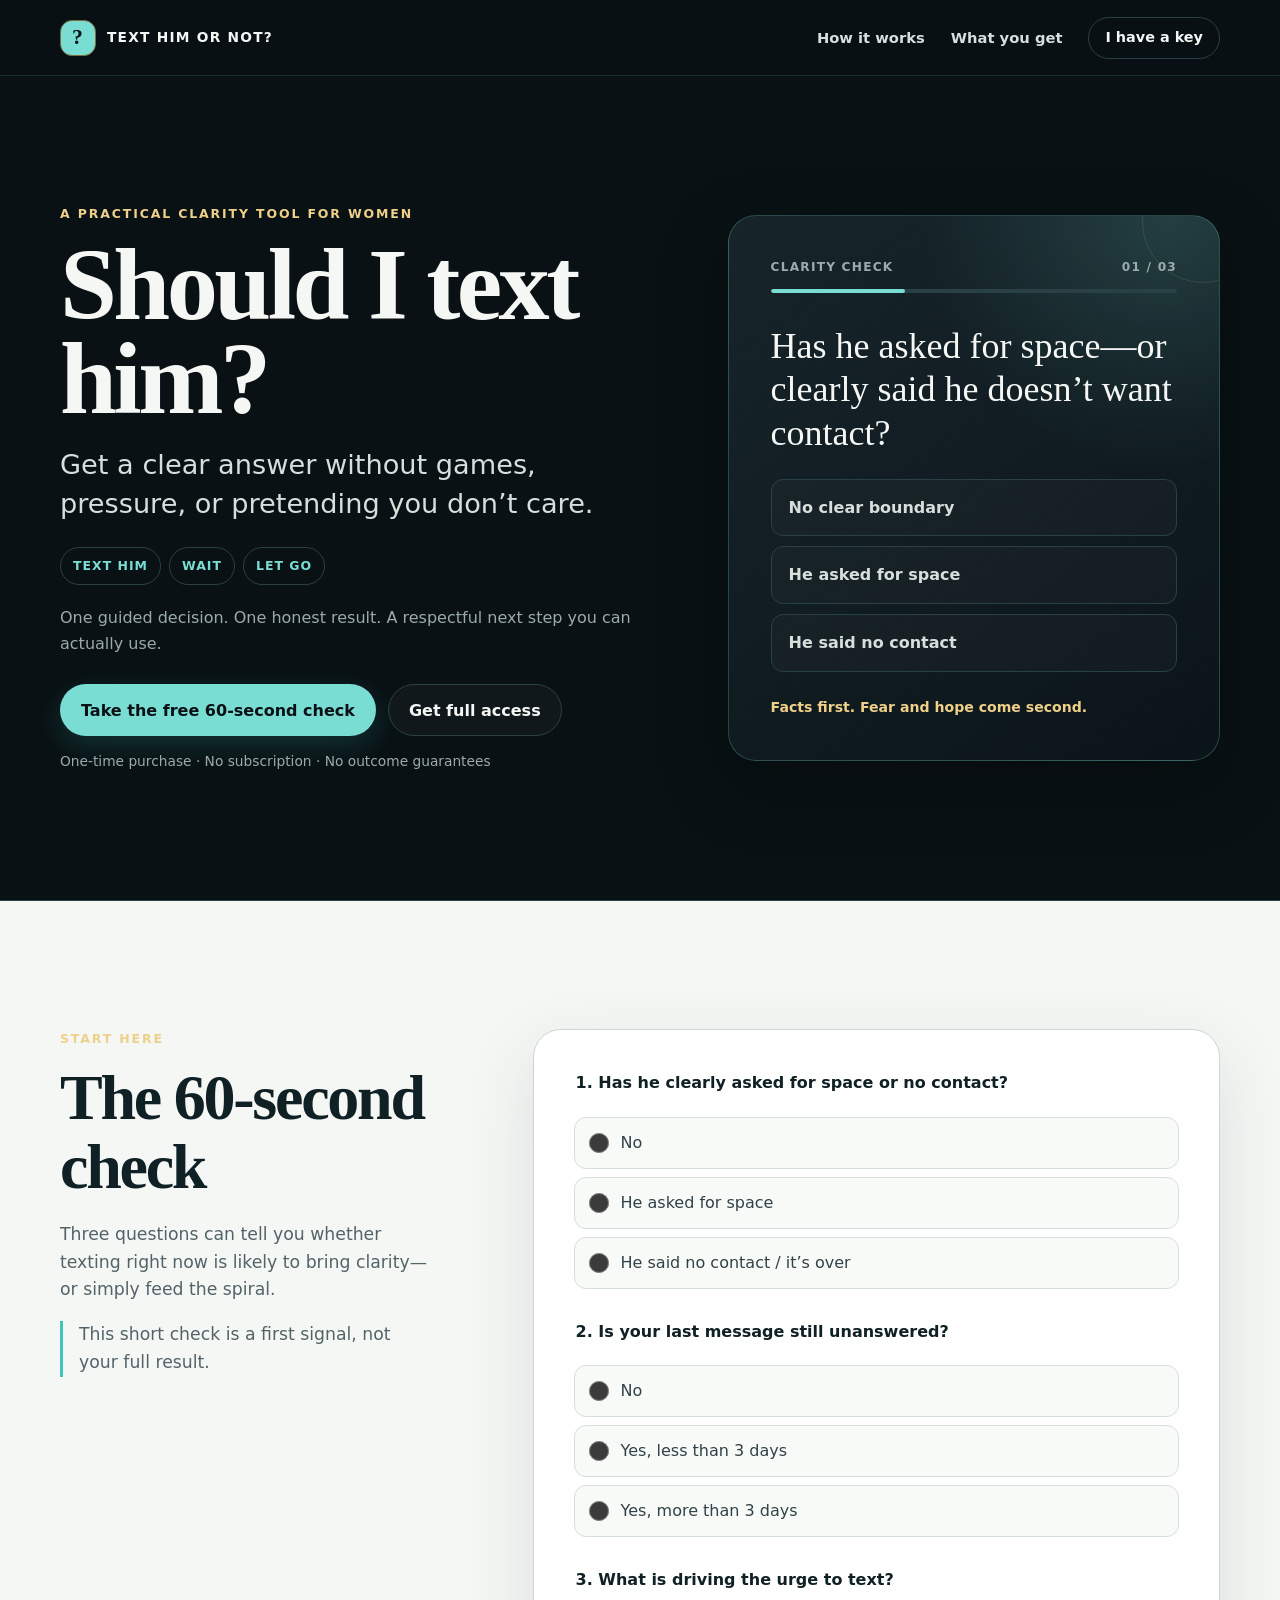
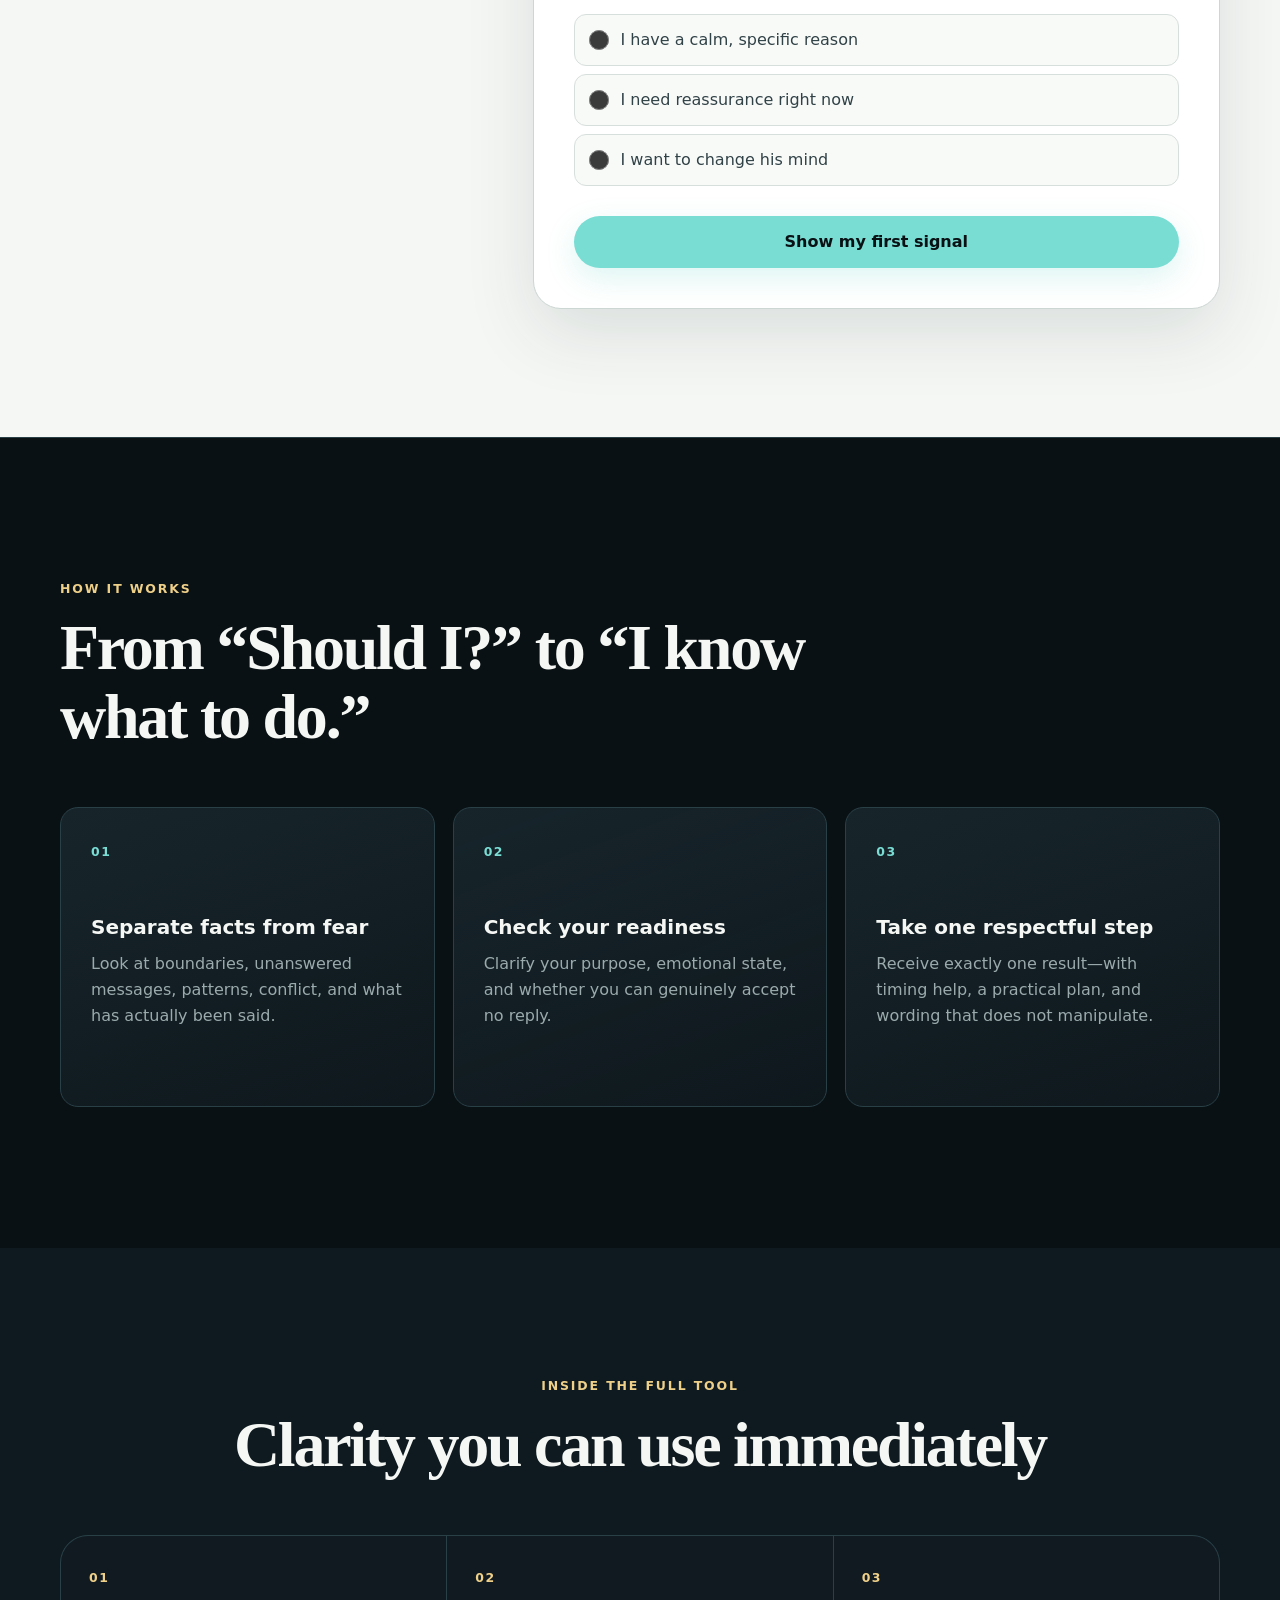
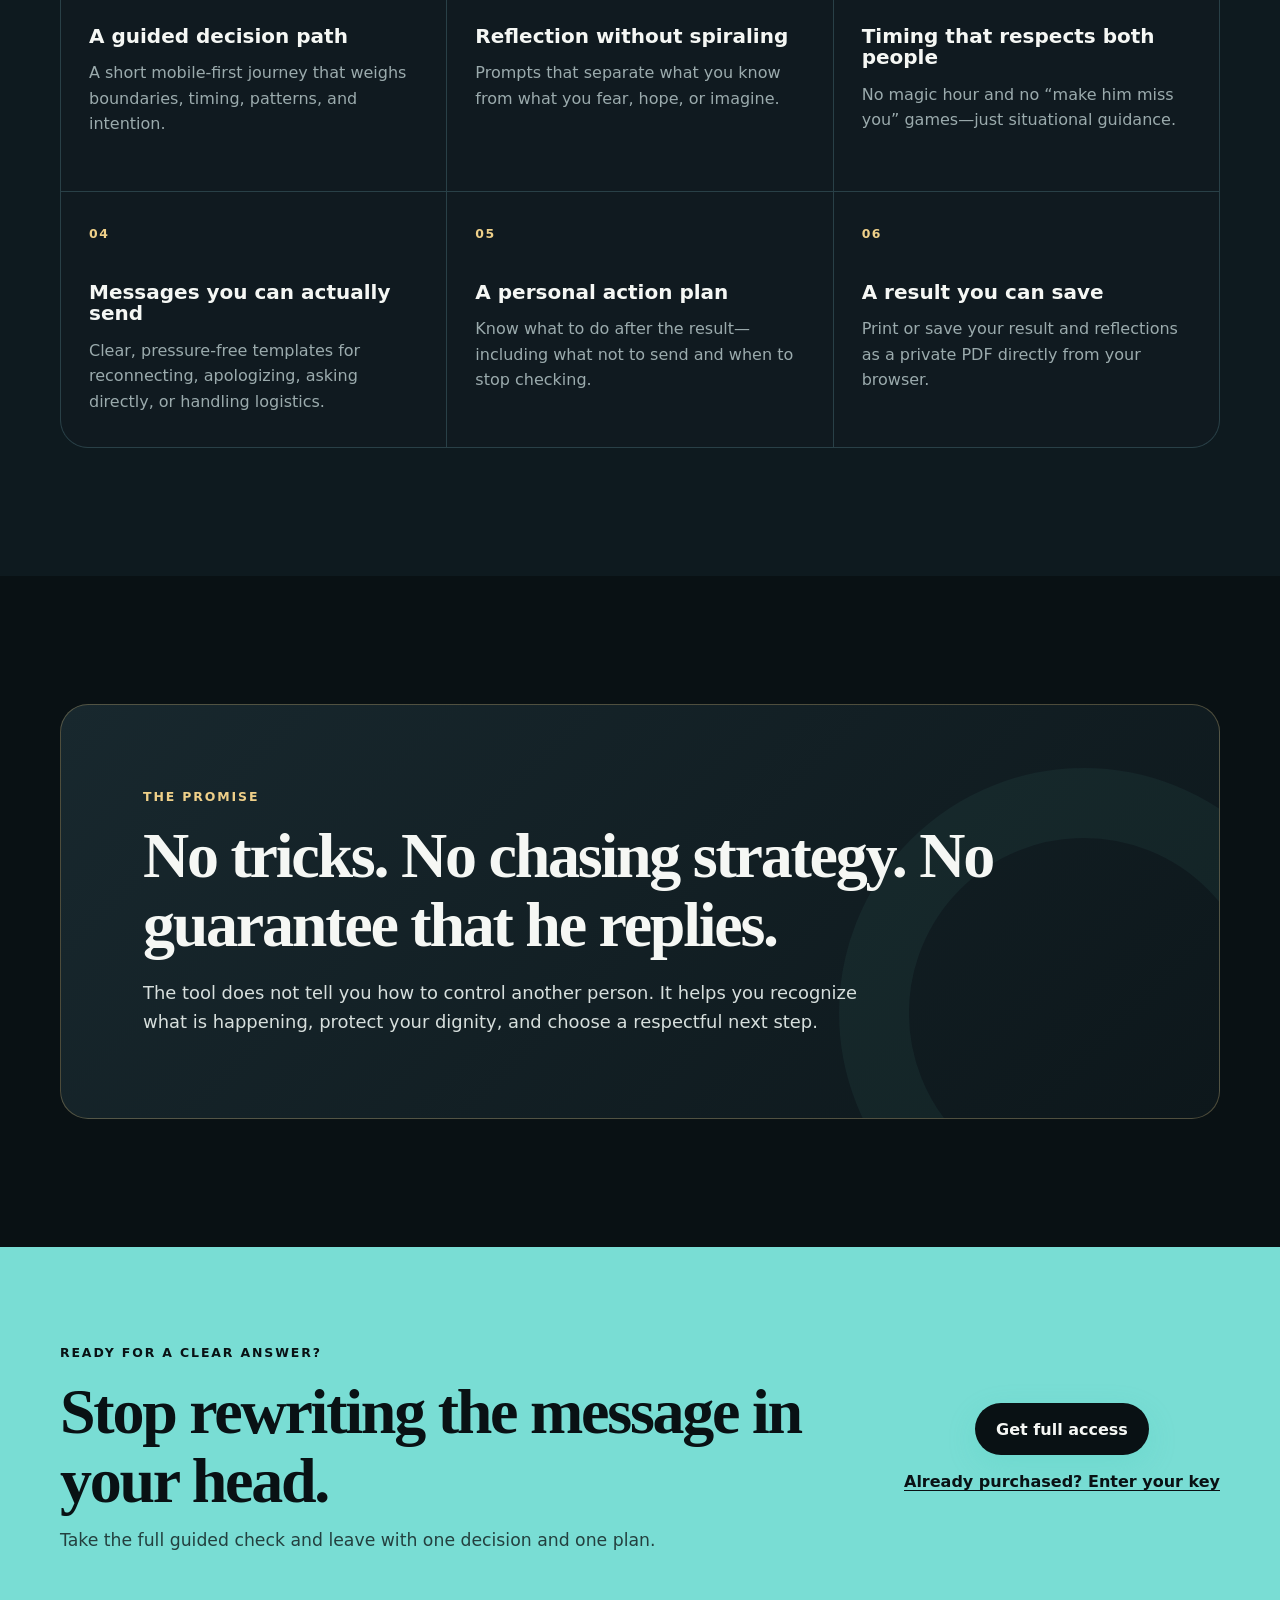
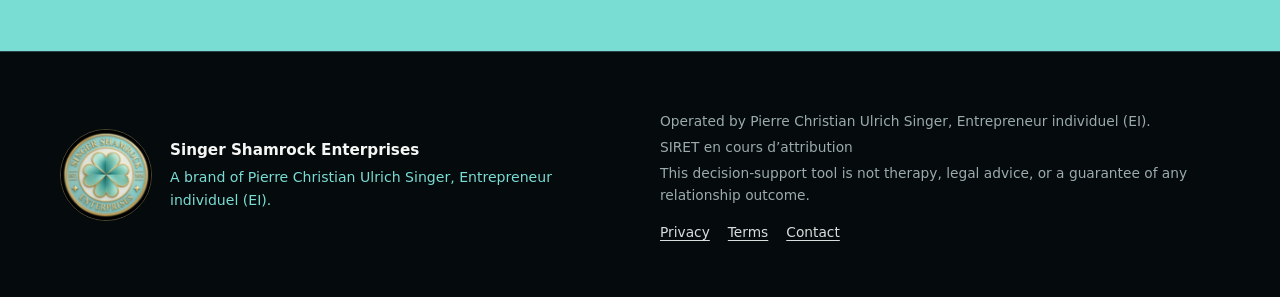
<file: index.html>
<!doctype html>
<html lang="en">
<head>
  <meta charset="utf-8">
  <meta name="viewport" content="width=device-width, initial-scale=1">
  <meta name="theme-color" content="#101a20">
  <meta name="robots" content="index, follow, max-image-preview:large, max-snippet:-1, max-video-preview:-1">
  <meta name="description" content="Should I text him? Use a guided decision tool for women to separate facts from anxiety and get one clear answer: text him, wait, or let go.">
  <meta name="application-name" content="Text Him or Not?">

  <meta property="og:type" content="website">
  <meta property="og:url" content="https://texthimornot.com/">
  <meta property="og:title" content="Should I Text Him? | Text Him or Not?">
  <meta property="og:description" content="A practical clarity tool for women. Separate facts from anxiety and decide whether to text him, wait, or let go.">
  <meta property="og:site_name" content="Text Him or Not?">

  <meta name="twitter:card" content="summary">
  <meta name="twitter:title" content="Should I Text Him? | Text Him or Not?">
  <meta name="twitter:description" content="A practical clarity tool for women. Decide whether to text him, wait, or let go.">

  <title>Should I Text Him? | Text Him or Not?</title>
  <link rel="canonical" href="https://texthimornot.com/">
  <link rel="alternate" hreflang="en" href="https://texthimornot.com/">
  <link rel="alternate" hreflang="x-default" href="https://texthimornot.com/">
  <link rel="icon" href="favicon.svg" type="image/svg+xml">
  <link rel="stylesheet" href="assets/styles.css?v=20260923-1">

  <script type="application/ld+json">
  {
    "@context": "https://schema.org",
    "@graph": [
      {
        "@type": "WebSite",
        "@id": "https://texthimornot.com/#website",
        "url": "https://texthimornot.com/",
        "name": "Text Him or Not?",
        "alternateName": "texthimornot.com",
        "description": "A practical clarity tool for women deciding whether to text him, wait, or let go.",
        "inLanguage": "en",
        "publisher": {
          "@id": "https://texthimornot.com/#operator"
        }
      },
      {
        "@type": "WebApplication",
        "@id": "https://texthimornot.com/#application",
        "url": "https://texthimornot.com/",
        "name": "Text Him or Not?",
        "description": "A guided decision-support tool for women that helps users decide whether to text him, wait, or let go.",
        "applicationCategory": "LifestyleApplication",
        "operatingSystem": "Any",
        "browserRequirements": "Requires a modern web browser with JavaScript enabled.",
        "inLanguage": "en",
        "offers": {
          "@type": "Offer",
          "price": "9.00",
          "priceCurrency": "USD",
          "availability": "https://schema.org/InStock",
          "url": "https://payhip.com/b/6qEcj",
          "seller": {
            "@id": "https://texthimornot.com/#operator"
          }
        },
        "provider": {
          "@id": "https://texthimornot.com/#operator"
        },
        "brand": {
          "@id": "https://texthimornot.com/#brand"
        }
      },
      {
        "@type": "Person",
        "@id": "https://texthimornot.com/#operator",
        "name": "Pierre Christian Ulrich Singer",
        "jobTitle": "Entrepreneur individuel (EI)",
        "email": "mailto:pcusinger@gmail.com",
        "telephone": "+33 6 85 57 56 02",
        "address": {
          "@type": "PostalAddress",
          "streetAddress": "87 Impasse de la Petite Trémaillère",
          "postalCode": "71500",
          "addressLocality": "Saint-Usuge",
          "addressCountry": "FR"
        },
        "url": "https://texthimornot.com/"
      },
      {
        "@type": "Brand",
        "@id": "https://texthimornot.com/#brand",
        "name": "Singer Shamrock Enterprises",
        "description": "A brand of Pierre Christian Ulrich Singer, Entrepreneur individuel (EI).",
        "url": "https://singershamrock.com/"
      }
    ]
  }
  </script>

  <script src="assets/config.js?v=20260923-2" defer></script>
  <script src="assets/landing.js?v=20260923-2" defer></script>
</head>
<body class="landing-page">
  <a class="skip-link" href="#main">Skip to content</a>

  <header class="site-header">
    <a class="wordmark" href="./" aria-label="Text Him or Not? home">
      <span class="wordmark-mark" aria-hidden="true">?</span>
      <span>TEXT HIM OR NOT?</span>
    </a>
    <nav class="header-nav" aria-label="Primary navigation">
      <a href="#how-it-works">How it works</a>
      <a href="#inside">What you get</a>
      <a class="button button-small button-ghost" href="start/">I have a key</a>
    </nav>
  </header>

  <main id="main">
    <section class="hero shell" aria-labelledby="hero-title">
      <div class="hero-copy">
        <p class="eyebrow">A practical clarity tool for women</p>
        <h1 id="hero-title">Should I text him?</h1>
        <p class="hero-lead">Get a clear answer without games, pressure, or pretending you don’t care.</p>
        <div class="outcome-row" aria-label="The three possible results">
          <span>TEXT HIM</span>
          <span>WAIT</span>
          <span>LET GO</span>
        </div>
        <p class="hero-note">One guided decision. One honest result. A respectful next step you can actually use.</p>
        <div class="hero-actions">
          <a class="button button-primary" href="#free-check">Take the free 60-second check</a>
          <a class="button button-secondary" data-payhip-link href="https://payhip.com/b/6qEcj">Get full access</a>
        </div>
        <p class="microcopy">One-time purchase · No subscription · No outcome guarantees</p>
      </div>

      <div class="hero-panel" aria-label="A preview of the guided decision tool">
        <div class="panel-topline">
          <span>CLARITY CHECK</span>
          <span>01 / 03</span>
        </div>
        <div class="mini-progress" aria-hidden="true"><span></span></div>
        <p class="panel-question">Has he asked for space—or clearly said he doesn’t want contact?</p>
        <div class="preview-choice">No clear boundary</div>
        <div class="preview-choice">He asked for space</div>
        <div class="preview-choice">He said no contact</div>
        <p class="panel-caption">Facts first. Fear and hope come second.</p>
      </div>
    </section>

    <section class="free-check-section" id="free-check" aria-labelledby="check-title">
      <div class="shell split-section">
        <div class="section-intro">
          <p class="eyebrow">Start here</p>
          <h2 id="check-title">The 60-second check</h2>
          <p>Three questions can tell you whether texting right now is likely to bring clarity—or simply feed the spiral.</p>
          <p class="section-note">This short check is a first signal, not your full result.</p>
        </div>

        <form class="check-card" id="quick-check-form">
          <fieldset>
            <legend>1. Has he clearly asked for space or no contact?</legend>
            <label class="radio-line"><input type="radio" name="boundary" value="no" required><span>No</span></label>
            <label class="radio-line"><input type="radio" name="boundary" value="space"><span>He asked for space</span></label>
            <label class="radio-line"><input type="radio" name="boundary" value="stop"><span>He said no contact / it’s over</span></label>
          </fieldset>

          <fieldset>
            <legend>2. Is your last message still unanswered?</legend>
            <label class="radio-line"><input type="radio" name="unanswered" value="no" required><span>No</span></label>
            <label class="radio-line"><input type="radio" name="unanswered" value="recent"><span>Yes, less than 3 days</span></label>
            <label class="radio-line"><input type="radio" name="unanswered" value="long"><span>Yes, more than 3 days</span></label>
          </fieldset>

          <fieldset>
            <legend>3. What is driving the urge to text?</legend>
            <label class="radio-line"><input type="radio" name="motive" value="clear" required><span>I have a calm, specific reason</span></label>
            <label class="radio-line"><input type="radio" name="motive" value="anxiety"><span>I need reassurance right now</span></label>
            <label class="radio-line"><input type="radio" name="motive" value="change"><span>I want to change his mind</span></label>
          </fieldset>

          <button class="button button-primary button-wide" type="submit">Show my first signal</button>
          <p class="form-error" id="quick-check-error" role="alert" hidden>Please answer all three questions.</p>
        </form>

        <div class="quick-result" id="quick-result" aria-live="polite" hidden>
          <p class="result-kicker">YOUR FIRST SIGNAL</p>
          <h3 id="quick-result-title"></h3>
          <p id="quick-result-copy"></p>
          <div class="quick-result-actions">
            <a class="button button-primary" data-payhip-link href="https://payhip.com/b/6qEcj">Get the complete answer</a>
            <button class="button button-quiet" id="quick-check-reset" type="button">Retake the check</button>
          </div>
        </div>
      </div>
    </section>

    <section class="how-section shell" id="how-it-works" aria-labelledby="how-title">
      <div class="section-heading">
        <p class="eyebrow">How it works</p>
        <h2 id="how-title">From “Should I?” to “I know what to do.”</h2>
      </div>
      <ol class="steps-grid">
        <li>
          <span class="step-number">01</span>
          <h3>Separate facts from fear</h3>
          <p>Look at boundaries, unanswered messages, patterns, conflict, and what has actually been said.</p>
        </li>
        <li>
          <span class="step-number">02</span>
          <h3>Check your readiness</h3>
          <p>Clarify your purpose, emotional state, and whether you can genuinely accept no reply.</p>
        </li>
        <li>
          <span class="step-number">03</span>
          <h3>Take one respectful step</h3>
          <p>Receive exactly one result—with timing help, a practical plan, and wording that does not manipulate.</p>
        </li>
      </ol>
    </section>

    <section class="inside-section" id="inside" aria-labelledby="inside-title">
      <div class="shell">
        <div class="section-heading compact-heading">
          <p class="eyebrow">Inside the full tool</p>
          <h2 id="inside-title">Clarity you can use immediately</h2>
        </div>
        <div class="feature-grid">
          <article>
            <span class="feature-label">01</span>
            <h3>A guided decision path</h3>
            <p>A short mobile-first journey that weighs boundaries, timing, patterns, and intention.</p>
          </article>
          <article>
            <span class="feature-label">02</span>
            <h3>Reflection without spiraling</h3>
            <p>Prompts that separate what you know from what you fear, hope, or imagine.</p>
          </article>
          <article>
            <span class="feature-label">03</span>
            <h3>Timing that respects both people</h3>
            <p>No magic hour and no “make him miss you” games—just situational guidance.</p>
          </article>
          <article>
            <span class="feature-label">04</span>
            <h3>Messages you can actually send</h3>
            <p>Clear, pressure-free templates for reconnecting, apologizing, asking directly, or handling logistics.</p>
          </article>
          <article>
            <span class="feature-label">05</span>
            <h3>A personal action plan</h3>
            <p>Know what to do after the result—including what not to send and when to stop checking.</p>
          </article>
          <article>
            <span class="feature-label">06</span>
            <h3>A result you can save</h3>
            <p>Print or save your result and reflections as a private PDF directly from your browser.</p>
          </article>
        </div>
      </div>
    </section>

    <section class="respect-section shell" aria-labelledby="respect-title">
      <div class="respect-card">
        <p class="eyebrow">The promise</p>
        <h2 id="respect-title">No tricks. No chasing strategy. No guarantee that he replies.</h2>
        <p>The tool does not tell you how to control another person. It helps you recognize what is happening, protect your dignity, and choose a respectful next step.</p>
      </div>
    </section>

    <section class="final-cta">
      <div class="shell final-cta-inner">
        <div>
          <p class="eyebrow">Ready for a clear answer?</p>
          <h2>Stop rewriting the message in your head.</h2>
          <p>Take the full guided check and leave with one decision and one plan.</p>
        </div>
        <div class="final-cta-actions">
          <a class="button button-primary" data-payhip-link href="https://payhip.com/b/6qEcj">Get full access</a>
          <a class="text-link" href="start/">Already purchased? Enter your key</a>
        </div>
      </div>
    </section>
  </main>

  <footer class="site-footer">
    <div class="shell footer-grid">
      <a class="sse-credit" href="https://singershamrock.com" target="_blank" rel="noopener noreferrer">
        <img src="assets/singer-shamrock-logo.jpg" alt="Singer Shamrock Enterprises">
        <span>
          <strong>Singer Shamrock Enterprises</strong>
          <small>A brand of Pierre Christian Ulrich Singer, Entrepreneur individuel (EI).</small>
        </span>
      </a>
      <div class="footer-copy">
        <p>Operated by Pierre Christian Ulrich Singer, Entrepreneur individuel (EI).</p>
        <p>SIRET en cours d’attribution</p>
        <p>This decision-support tool is not therapy, legal advice, or a guarantee of any relationship outcome.</p>
        <nav aria-label="Legal links">
          <a href="privacy.html">Privacy</a>
          <a href="terms.html">Terms</a>
          <a href="mailto:pcusinger@gmail.com">Contact</a>
        </nav>
      </div>
    </div>
  </footer>
</body>
</html>
</file>
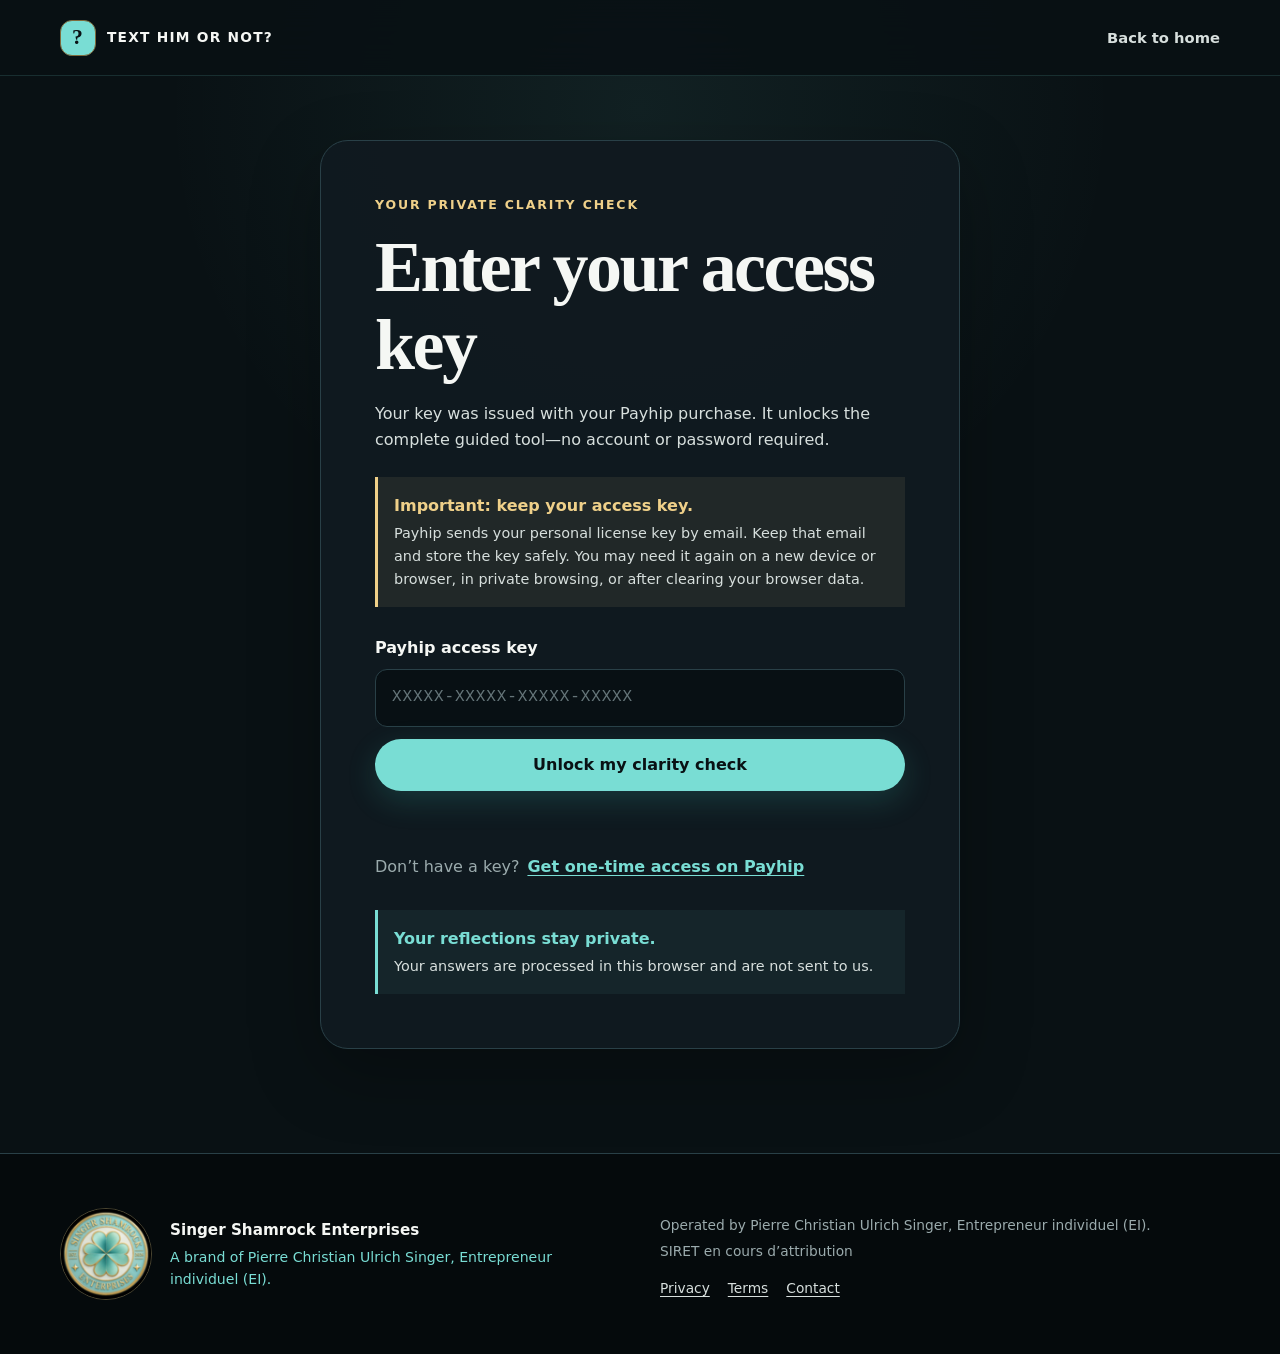
<file: start/index.html>
<!doctype html>
<html lang="en">
<head>
  <meta charset="utf-8">
  <meta name="viewport" content="width=device-width, initial-scale=1">
  <meta name="theme-color" content="#101a20">
  <meta name="description" content="Enter your access key and begin the Should I Text Him? clarity tool.">
  <meta name="robots" content="noindex, nofollow">
  <title>Your Clarity Check | Text Him or Not?</title>
  <link rel="icon" href="../favicon.svg" type="image/svg+xml">
  <link rel="stylesheet" href="../assets/styles.css?v=20260923-1">
  <script src="../assets/config.js?v=20260923-2" defer></script>
  <script src="../assets/jspdf.umd.min.js?v=20260919-2" defer></script>
  <script src="../assets/tool.js?v=20260923-2" defer></script>
</head>
<body class="tool-page">
  <a class="skip-link" href="#main">Skip to content</a>
  <header class="site-header tool-header">
    <a class="wordmark" href="../" aria-label="Text Him or Not? home">
      <span class="wordmark-mark" aria-hidden="true">?</span>
      <span>TEXT HIM OR NOT?</span>
    </a>
    <a class="header-back-link" href="../">Back to home</a>
  </header>

  <main id="main" class="tool-main">
    <section class="access-shell" id="access-gate" aria-labelledby="access-title">
      <div class="access-card">
        <p class="eyebrow">Your private clarity check</p>
        <h1 id="access-title">Enter your access key</h1>
        <p>Your key was issued with your Payhip purchase. It unlocks the complete guided tool—no account or password required.</p>
        <div class="key-reminder" role="note">
          <strong>Important: keep your access key.</strong>
          <span>Payhip sends your personal license key by email. Keep that email and store the key safely. You may need it again on a new device or browser, in private browsing, or after clearing your browser data.</span>
        </div>
        <form id="license-form" class="license-form">
          <label for="license-key">Payhip access key</label>
          <input id="license-key" name="licenseKey" type="text" inputmode="text" autocomplete="off" autocapitalize="characters" spellcheck="false" placeholder="XXXXX-XXXXX-XXXXX-XXXXX" required>
          <button class="button button-primary button-wide" type="submit">Unlock my clarity check</button>
          <p class="gate-status" id="gate-status" role="status" aria-live="polite"></p>
        </form>
        <div class="access-help">
          <p>Don’t have a key?</p>
          <a class="text-link" data-payhip-link href="https://payhip.com/b/6qEcj">Get one-time access on Payhip</a>
        </div>
        <div class="privacy-promise">
          <strong>Your reflections stay private.</strong>
          <span>Your answers are processed in this browser and are not sent to us.</span>
        </div>
      </div>
    </section>

    <section class="tool-shell" id="guided-tool" hidden aria-labelledby="tool-heading">
      <div class="tool-topbar">
        <div>
          <p class="tool-stage-label" id="stage-label">Facts first</p>
          <h1 id="tool-heading">Your clarity check</h1>
        </div>
        <button class="button button-quiet button-small" id="save-exit" type="button">Save &amp; exit</button>
      </div>

      <div class="tool-progress-wrap" aria-live="polite">
        <div class="tool-progress-copy">
          <span id="progress-label">Question 1</span>
          <span id="progress-percent">0%</span>
        </div>
        <div class="tool-progress" role="progressbar" aria-valuemin="0" aria-valuemax="100" aria-valuenow="0" aria-labelledby="progress-label">
          <span id="progress-bar"></span>
        </div>
      </div>

      <div class="tool-card" id="question-card"></div>

      <div class="tool-actions" id="tool-actions">
        <button class="button button-secondary" id="back-button" type="button">Back</button>
        <button class="button button-primary" id="next-button" type="button">Continue</button>
      </div>
    </section>

    <section class="result-shell" id="result-view" hidden aria-labelledby="result-title">
      <div class="result-card" id="print-area">
        <div class="result-header">
          <p class="result-kicker">YOUR CLEAR ANSWER</p>
          <h1 id="result-title"></h1>
          <p class="result-summary" id="result-summary"></p>
        </div>

        <section class="result-section" aria-labelledby="why-heading">
          <h2 id="why-heading">Why this is your result</h2>
          <ul class="reason-list" id="result-reasons"></ul>
        </section>

        <section class="result-section" aria-labelledby="timing-heading">
          <h2 id="timing-heading">Your timing guidance</h2>
          <p id="timing-copy"></p>
        </section>

        <section class="result-section" aria-labelledby="plan-heading">
          <h2 id="plan-heading">Your next steps</h2>
          <ol class="plan-list" id="result-plan"></ol>
        </section>

        <section class="result-section" id="template-section" aria-labelledby="template-heading">
          <div class="section-row">
            <h2 id="template-heading">A respectful message</h2>
            <button class="button button-quiet button-small no-print" id="copy-template" type="button">Copy message</button>
          </div>
          <blockquote class="message-template" id="message-template"></blockquote>
          <p class="template-note" id="template-note"></p>
        </section>

        <section class="result-section reflection-summary" id="reflection-summary" aria-labelledby="reflection-heading">
          <h2 id="reflection-heading">What you clarified</h2>
          <dl id="reflection-list"></dl>
        </section>

        <aside class="result-boundary" id="result-boundary"></aside>

        <div class="result-disclaimer">
          <strong>Keep this result in perspective.</strong>
          <p>This tool supports reflection and decision-making. It cannot know another person’s thoughts and cannot guarantee a reply, reconciliation, or relationship outcome.</p>
        </div>

        <div class="print-brand">
          <img src="../assets/singer-shamrock-logo.jpg" alt="">
          <span>TEXT HIM OR NOT? · Singer Shamrock Enterprises — a brand of Pierre Christian Ulrich Singer, Entrepreneur individuel (EI).</span>
        </div>
      </div>

      <div class="result-actions no-print">
        <button class="button button-primary" id="print-result" type="button">Download my result as PDF</button>
        <button class="button button-secondary" id="restart-tool" type="button">Start over</button>
      </div>
    </section>
  </main>

  <footer class="site-footer tool-footer no-print">
    <div class="shell footer-grid">
      <a class="sse-credit" href="https://singershamrock.com" target="_blank" rel="noopener noreferrer">
        <img src="../assets/singer-shamrock-logo.jpg" alt="Singer Shamrock Enterprises">
        <span>
          <strong>Singer Shamrock Enterprises</strong>
          <small>A brand of Pierre Christian Ulrich Singer, Entrepreneur individuel (EI).</small>
        </span>
      </a>
      <div class="footer-copy">
        <p>Operated by Pierre Christian Ulrich Singer, Entrepreneur individuel (EI).</p>
        <p>SIRET en cours d’attribution</p>
        <nav aria-label="Legal links">
          <a href="../privacy.html">Privacy</a>
          <a href="../terms.html">Terms</a>
          <a href="mailto:pcusinger@gmail.com">Contact</a>
        </nav>
      </div>
    </div>
  </footer>
</body>
</html>
</file>
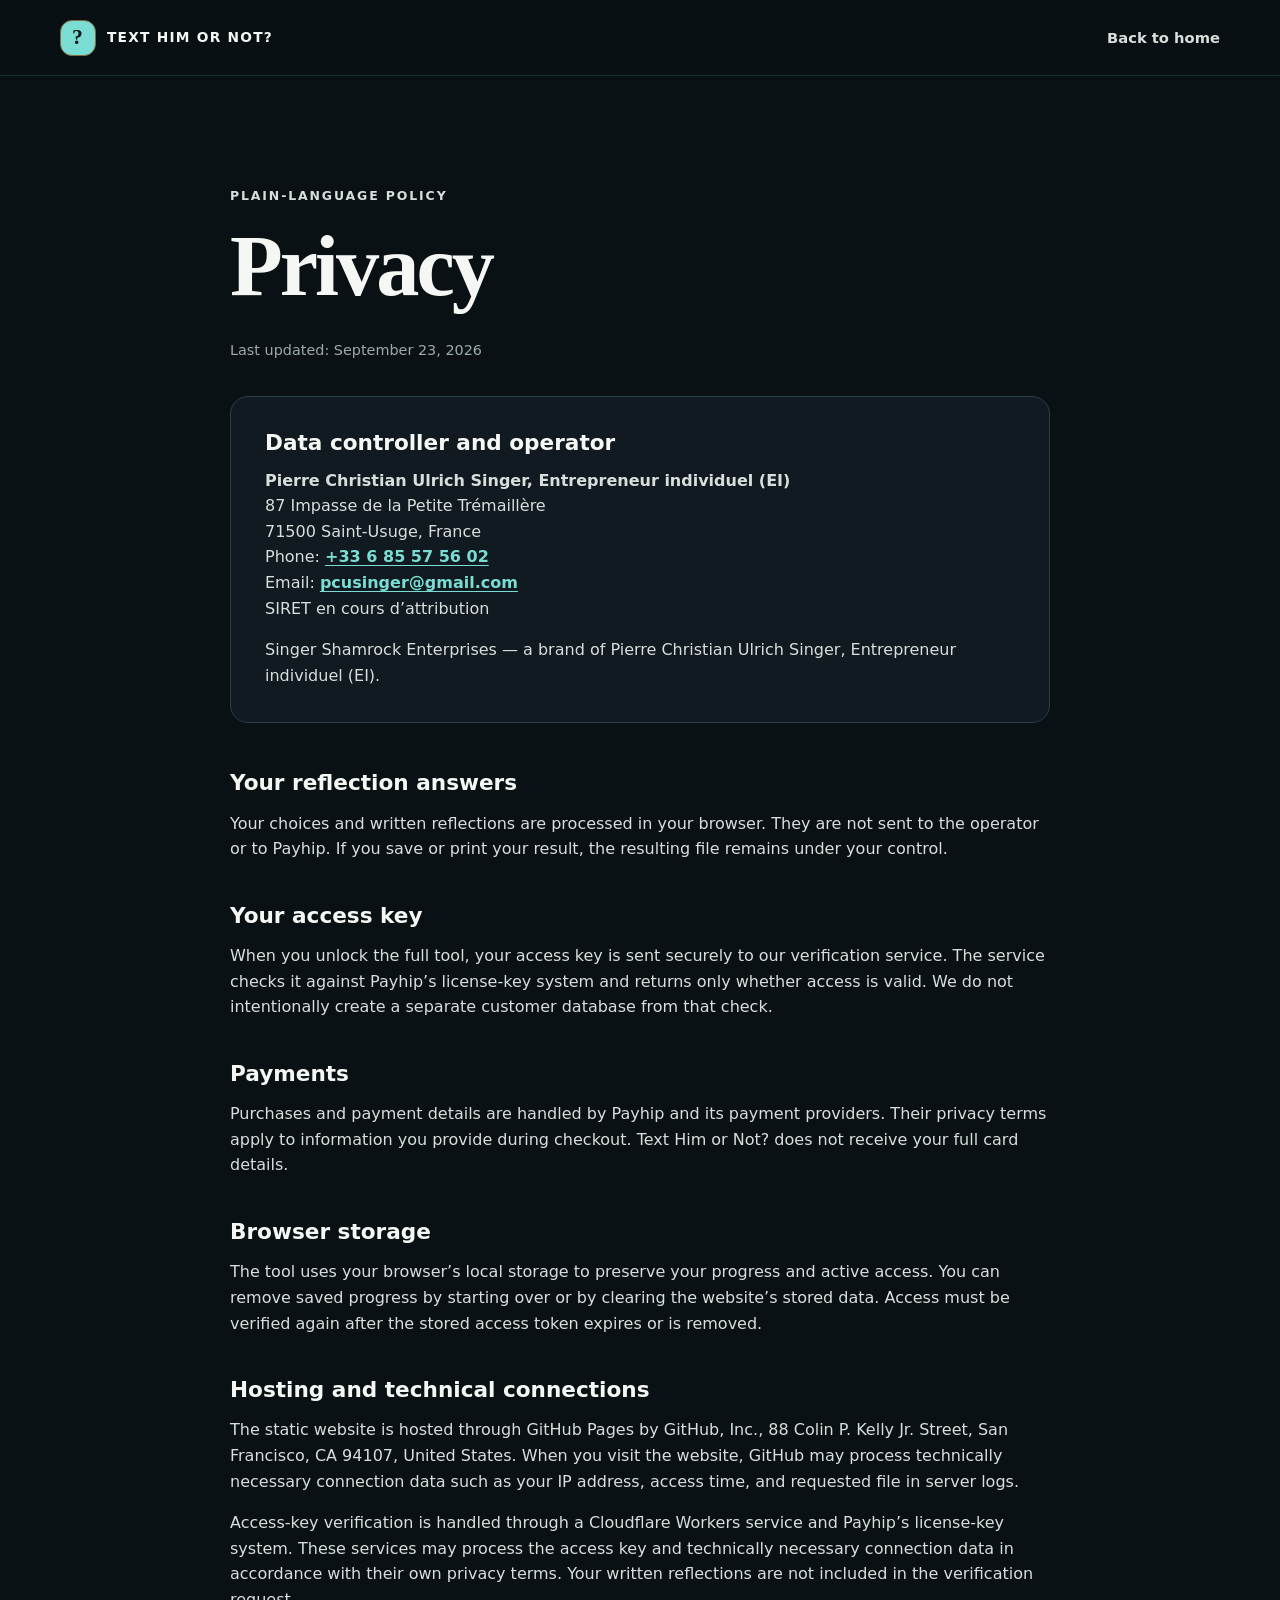
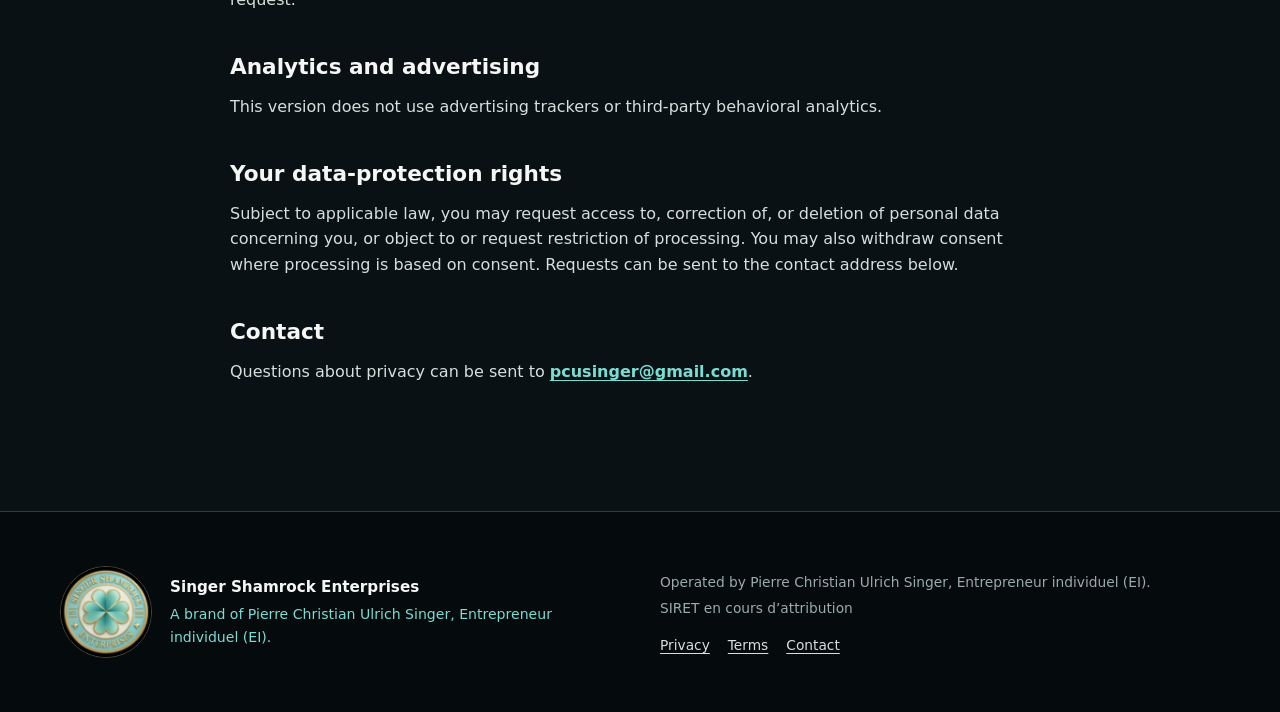
<file: privacy.html>
<!doctype html>
<html lang="en">
<head>
  <meta charset="utf-8">
  <meta name="viewport" content="width=device-width, initial-scale=1">
  <meta name="theme-color" content="#101a20">
  <meta name="description" content="Privacy information for Text Him or Not?">
  <title>Privacy | Text Him or Not?</title>
  <link rel="icon" href="favicon.svg" type="image/svg+xml">
  <link rel="stylesheet" href="assets/styles.css?v=20260923-1">
  <script src="assets/config.js?v=20260923-2" defer></script>
  <script src="assets/landing.js?v=20260923-2" defer></script>
</head>
<body>
  <a class="skip-link" href="#main">Skip to content</a>
  <header class="site-header">
    <a class="wordmark" href="./" aria-label="Text Him or Not? home"><span class="wordmark-mark" aria-hidden="true">?</span><span>TEXT HIM OR NOT?</span></a>
    <a class="header-back-link" href="./">Back to home</a>
  </header>
  <main class="legal-main" id="main">
    <p class="eyebrow">Plain-language policy</p>
    <h1>Privacy</h1>
    <p class="legal-updated">Last updated: September 23, 2026</p>

    <section class="legal-identity" aria-labelledby="controller-title">
      <h2 id="controller-title">Data controller and operator</h2>
      <address>
        <strong>Pierre Christian Ulrich Singer, Entrepreneur individuel (EI)</strong><br>
        87 Impasse de la Petite Trémaillère<br>
        71500 Saint-Usuge, France<br>
        Phone: <a class="text-link" href="tel:+33685575602">+33 6 85 57 56 02</a><br>
        Email: <a class="text-link" href="mailto:pcusinger@gmail.com">pcusinger@gmail.com</a><br>
        SIRET en cours d’attribution
      </address>
      <p>Singer Shamrock Enterprises — a brand of Pierre Christian Ulrich Singer, Entrepreneur individuel (EI).</p>
    </section>

    <h2>Your reflection answers</h2>
    <p>Your choices and written reflections are processed in your browser. They are not sent to the operator or to Payhip. If you save or print your result, the resulting file remains under your control.</p>

    <h2>Your access key</h2>
    <p>When you unlock the full tool, your access key is sent securely to our verification service. The service checks it against Payhip’s license-key system and returns only whether access is valid. We do not intentionally create a separate customer database from that check.</p>

    <h2>Payments</h2>
    <p>Purchases and payment details are handled by Payhip and its payment providers. Their privacy terms apply to information you provide during checkout. Text Him or Not? does not receive your full card details.</p>

    <h2>Browser storage</h2>
    <p>The tool uses your browser’s local storage to preserve your progress and active access. You can remove saved progress by starting over or by clearing the website’s stored data. Access must be verified again after the stored access token expires or is removed.</p>

    <h2>Hosting and technical connections</h2>
    <p>The static website is hosted through GitHub Pages by GitHub, Inc., 88 Colin P. Kelly Jr. Street, San Francisco, CA 94107, United States. When you visit the website, GitHub may process technically necessary connection data such as your IP address, access time, and requested file in server logs.</p>
    <p>Access-key verification is handled through a Cloudflare Workers service and Payhip’s license-key system. These services may process the access key and technically necessary connection data in accordance with their own privacy terms. Your written reflections are not included in the verification request.</p>

    <h2>Analytics and advertising</h2>
    <p>This version does not use advertising trackers or third-party behavioral analytics.</p>

    <h2>Your data-protection rights</h2>
    <p>Subject to applicable law, you may request access to, correction of, or deletion of personal data concerning you, or object to or request restriction of processing. You may also withdraw consent where processing is based on consent. Requests can be sent to the contact address below.</p>

    <h2>Contact</h2>
    <p>Questions about privacy can be sent to <a class="text-link" href="mailto:pcusinger@gmail.com">pcusinger@gmail.com</a>.</p>
  </main>
  <footer class="site-footer">
    <div class="shell footer-grid">
      <a class="sse-credit" href="https://singershamrock.com" target="_blank" rel="noopener noreferrer"><img src="assets/singer-shamrock-logo.jpg" alt="Singer Shamrock Enterprises"><span><strong>Singer Shamrock Enterprises</strong><small>A brand of Pierre Christian Ulrich Singer, Entrepreneur individuel (EI).</small></span></a>
      <div class="footer-copy"><p>Operated by Pierre Christian Ulrich Singer, Entrepreneur individuel (EI).</p><p>SIRET en cours d’attribution</p><nav aria-label="Legal links"><a href="privacy.html">Privacy</a><a href="terms.html">Terms</a><a href="mailto:pcusinger@gmail.com">Contact</a></nav></div>
    </div>
  </footer>
</body>
</html>
</file>
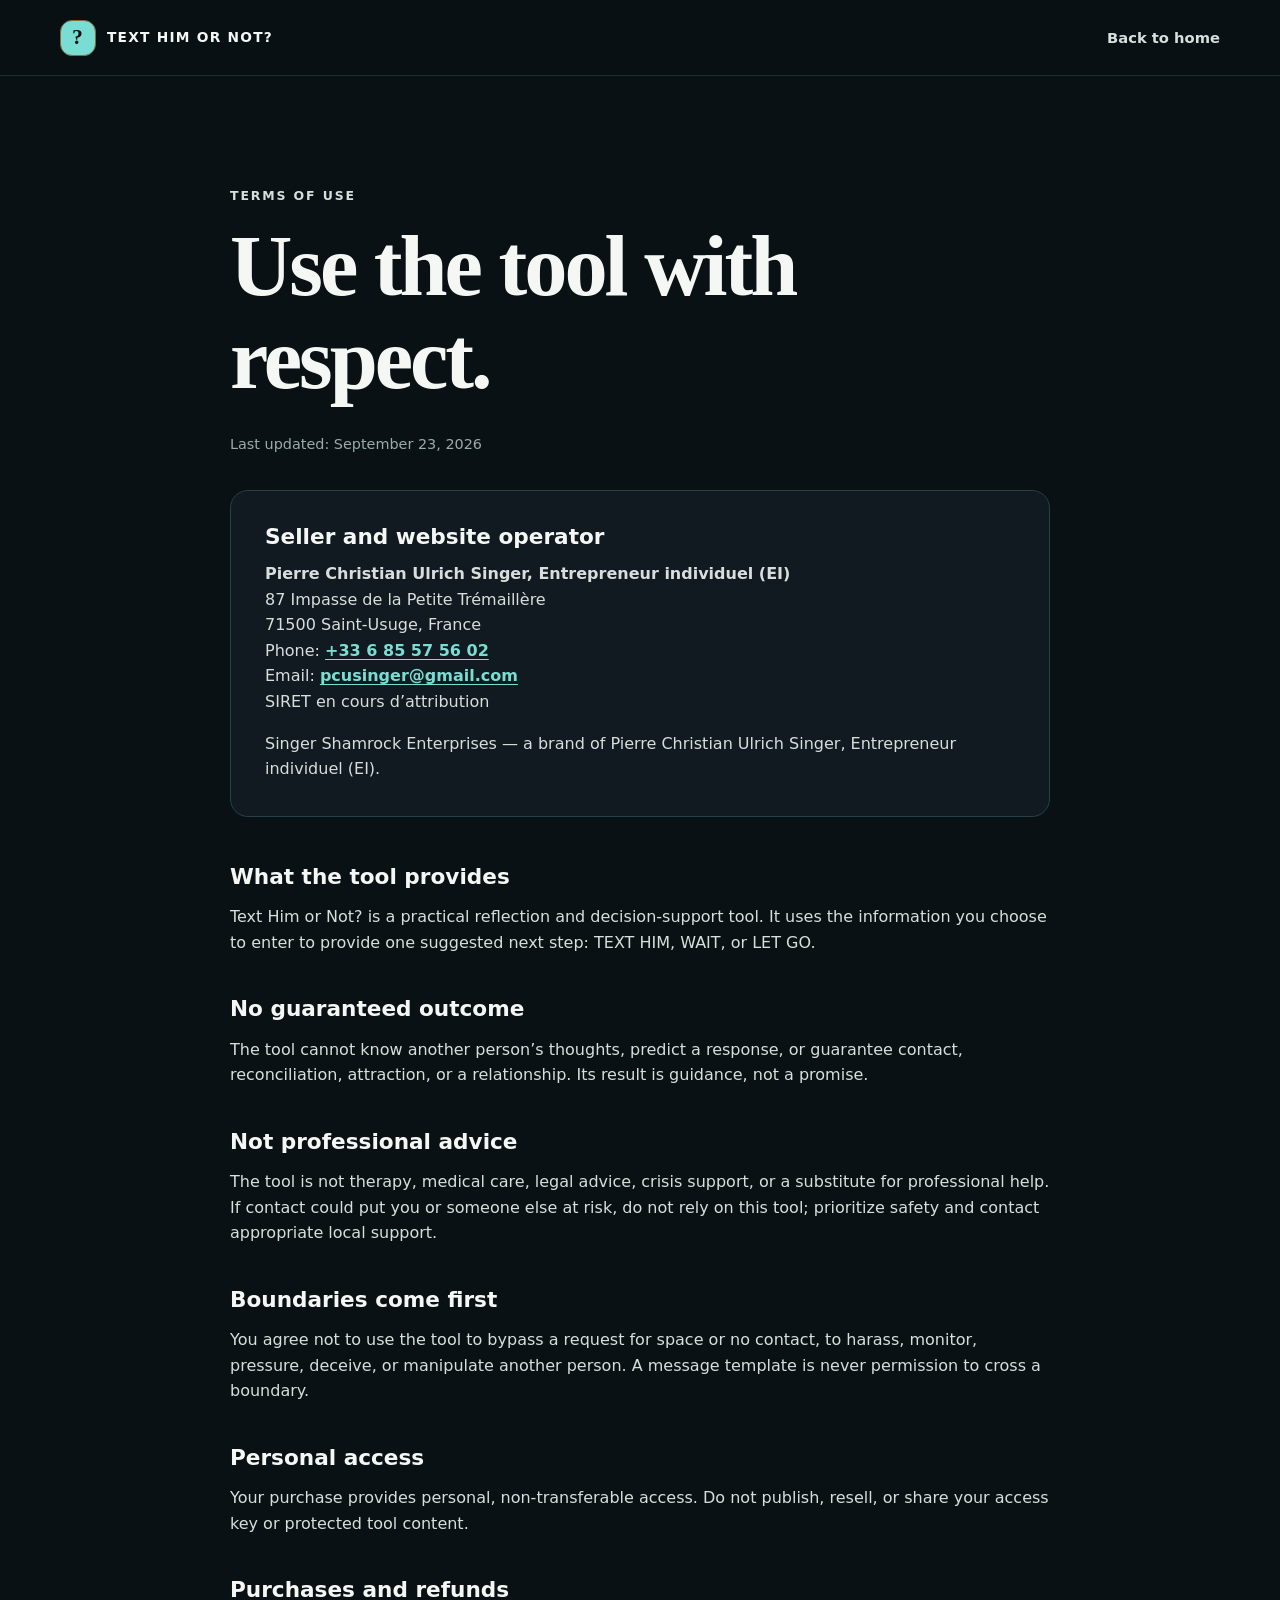
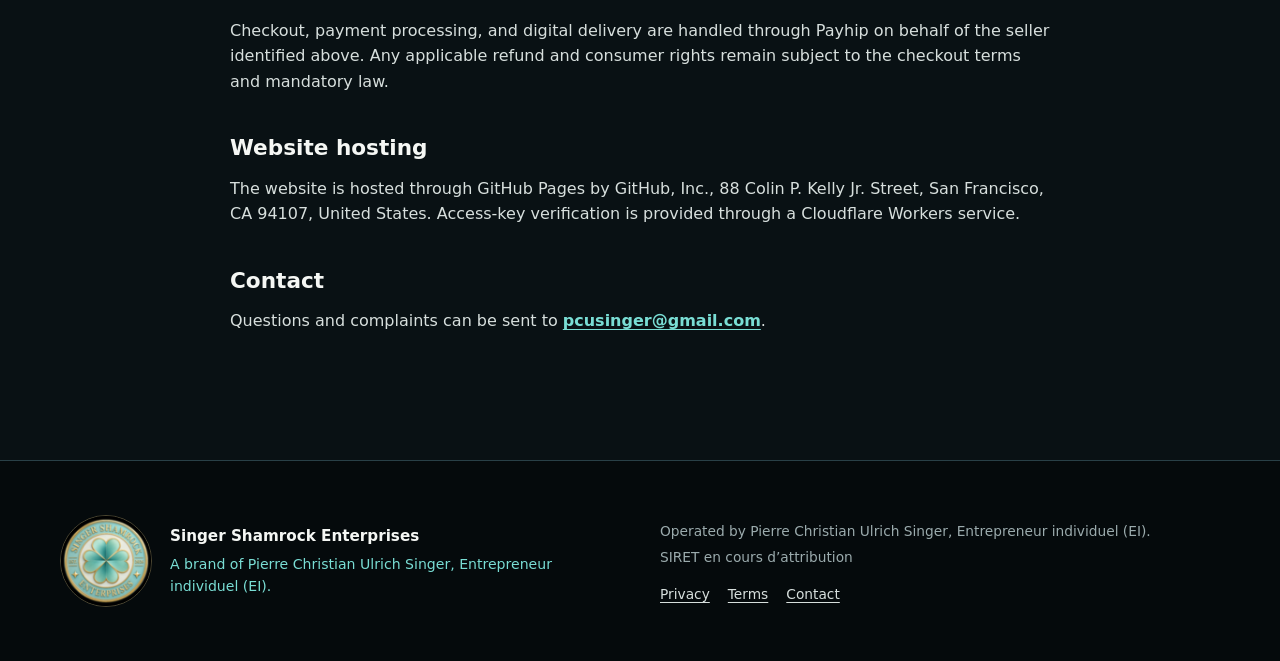
<file: terms.html>
<!doctype html>
<html lang="en">
<head>
  <meta charset="utf-8">
  <meta name="viewport" content="width=device-width, initial-scale=1">
  <meta name="theme-color" content="#101a20">
  <meta name="description" content="Terms of use for Text Him or Not?">
  <title>Terms | Text Him or Not?</title>
  <link rel="icon" href="favicon.svg" type="image/svg+xml">
  <link rel="stylesheet" href="assets/styles.css?v=20260923-1">
  <script src="assets/config.js?v=20260923-2" defer></script>
  <script src="assets/landing.js?v=20260923-2" defer></script>
</head>
<body>
  <a class="skip-link" href="#main">Skip to content</a>
  <header class="site-header">
    <a class="wordmark" href="./" aria-label="Text Him or Not? home"><span class="wordmark-mark" aria-hidden="true">?</span><span>TEXT HIM OR NOT?</span></a>
    <a class="header-back-link" href="./">Back to home</a>
  </header>
  <main class="legal-main" id="main">
    <p class="eyebrow">Terms of use</p>
    <h1>Use the tool with respect.</h1>
    <p class="legal-updated">Last updated: September 23, 2026</p>

    <section class="legal-identity" aria-labelledby="seller-title">
      <h2 id="seller-title">Seller and website operator</h2>
      <address>
        <strong>Pierre Christian Ulrich Singer, Entrepreneur individuel (EI)</strong><br>
        87 Impasse de la Petite Trémaillère<br>
        71500 Saint-Usuge, France<br>
        Phone: <a class="text-link" href="tel:+33685575602">+33 6 85 57 56 02</a><br>
        Email: <a class="text-link" href="mailto:pcusinger@gmail.com">pcusinger@gmail.com</a><br>
        SIRET en cours d’attribution
      </address>
      <p>Singer Shamrock Enterprises — a brand of Pierre Christian Ulrich Singer, Entrepreneur individuel (EI).</p>
    </section>

    <h2>What the tool provides</h2>
    <p>Text Him or Not? is a practical reflection and decision-support tool. It uses the information you choose to enter to provide one suggested next step: TEXT HIM, WAIT, or LET GO.</p>

    <h2>No guaranteed outcome</h2>
    <p>The tool cannot know another person’s thoughts, predict a response, or guarantee contact, reconciliation, attraction, or a relationship. Its result is guidance, not a promise.</p>

    <h2>Not professional advice</h2>
    <p>The tool is not therapy, medical care, legal advice, crisis support, or a substitute for professional help. If contact could put you or someone else at risk, do not rely on this tool; prioritize safety and contact appropriate local support.</p>

    <h2>Boundaries come first</h2>
    <p>You agree not to use the tool to bypass a request for space or no contact, to harass, monitor, pressure, deceive, or manipulate another person. A message template is never permission to cross a boundary.</p>

    <h2>Personal access</h2>
    <p>Your purchase provides personal, non-transferable access. Do not publish, resell, or share your access key or protected tool content.</p>

    <h2>Purchases and refunds</h2>
    <p>Checkout, payment processing, and digital delivery are handled through Payhip on behalf of the seller identified above. Any applicable refund and consumer rights remain subject to the checkout terms and mandatory law.</p>

    <h2>Website hosting</h2>
    <p>The website is hosted through GitHub Pages by GitHub, Inc., 88 Colin P. Kelly Jr. Street, San Francisco, CA 94107, United States. Access-key verification is provided through a Cloudflare Workers service.</p>

    <h2>Contact</h2>
    <p>Questions and complaints can be sent to <a class="text-link" href="mailto:pcusinger@gmail.com">pcusinger@gmail.com</a>.</p>
  </main>
  <footer class="site-footer">
    <div class="shell footer-grid">
      <a class="sse-credit" href="https://singershamrock.com" target="_blank" rel="noopener noreferrer"><img src="assets/singer-shamrock-logo.jpg" alt="Singer Shamrock Enterprises"><span><strong>Singer Shamrock Enterprises</strong><small>A brand of Pierre Christian Ulrich Singer, Entrepreneur individuel (EI).</small></span></a>
      <div class="footer-copy"><p>Operated by Pierre Christian Ulrich Singer, Entrepreneur individuel (EI).</p><p>SIRET en cours d’attribution</p><nav aria-label="Legal links"><a href="privacy.html">Privacy</a><a href="terms.html">Terms</a><a href="mailto:pcusinger@gmail.com">Contact</a></nav></div>
    </div>
  </footer>
</body>
</html>
</file>
<file: assets/styles.css>
:root {
  color-scheme: dark;
  --ink: #091114;
  --ink-soft: #101a20;
  --ink-raised: #17252b;
  --ink-line: #294047;
  --paper: #f5f7f4;
  --paper-soft: #d7dfdd;
  --muted: #9babad;
  --teal: #79ddd4;
  --teal-strong: #3fc5b9;
  --teal-dark: #123b3b;
  --gold: #efd089;
  --gold-soft: #7f6b3d;
  --rose: #ff8aa4;
  --rose-dark: #4a1e2a;
  --danger: #ff9b91;
  --success: #8ee5b8;
  --shadow: 0 24px 70px rgba(0, 0, 0, 0.28);
  --radius-lg: 28px;
  --radius-md: 18px;
  --radius-sm: 12px;
  --shell: min(1160px, calc(100% - 40px));
}

* {
  box-sizing: border-box;
}

html {
  scroll-behavior: smooth;
  scroll-padding-top: 96px;
}

body {
  margin: 0;
  min-width: 320px;
  background: var(--ink);
  color: var(--paper);
  font-family: Inter, ui-sans-serif, system-ui, -apple-system, BlinkMacSystemFont, "Segoe UI", sans-serif;
  font-size: 1rem;
  line-height: 1.6;
  text-rendering: optimizeLegibility;
}

body::selection {
  background: var(--teal);
  color: var(--ink);
}

img {
  display: block;
  max-width: 100%;
}

a {
  color: inherit;
  text-underline-offset: 0.2em;
}

button,
input,
textarea {
  font: inherit;
}

button,
a {
  -webkit-tap-highlight-color: transparent;
}

button {
  cursor: pointer;
}

:focus-visible {
  outline: 3px solid var(--gold);
  outline-offset: 4px;
}

[hidden] {
  display: none !important;
}

.skip-link {
  position: fixed;
  z-index: 1000;
  top: 12px;
  left: 12px;
  padding: 10px 16px;
  border-radius: 999px;
  background: var(--paper);
  color: var(--ink);
  font-weight: 800;
  transform: translateY(-160%);
  transition: transform 160ms ease;
}

.skip-link:focus {
  transform: translateY(0);
}

.shell {
  width: var(--shell);
  margin-inline: auto;
}

.site-header {
  position: sticky;
  z-index: 100;
  top: 0;
  display: flex;
  align-items: center;
  justify-content: space-between;
  min-height: 76px;
  padding: 12px max(20px, calc((100vw - 1160px) / 2));
  border-bottom: 1px solid rgba(121, 221, 212, 0.15);
  background: rgba(9, 17, 20, 0.88);
  backdrop-filter: blur(18px);
}

.wordmark {
  display: inline-flex;
  align-items: center;
  gap: 11px;
  color: var(--paper);
  font-size: 0.86rem;
  font-weight: 900;
  letter-spacing: 0.09em;
  text-decoration: none;
}

.wordmark-mark {
  display: grid;
  width: 36px;
  height: 36px;
  place-items: center;
  border: 1px solid var(--gold-soft);
  border-radius: 12px;
  background: var(--teal);
  color: var(--ink);
  font-family: Georgia, "Times New Roman", serif;
  font-size: 1.35rem;
  line-height: 1;
}

.header-nav {
  display: flex;
  align-items: center;
  gap: 26px;
}

.header-nav > a:not(.button),
.header-back-link {
  color: var(--paper-soft);
  font-size: 0.92rem;
  font-weight: 700;
  text-decoration: none;
}

.header-nav > a:not(.button):hover,
.header-back-link:hover {
  color: var(--teal);
}

.button {
  display: inline-flex;
  min-height: 52px;
  align-items: center;
  justify-content: center;
  padding: 13px 20px;
  border: 1px solid transparent;
  border-radius: 999px;
  font-weight: 850;
  line-height: 1.2;
  text-align: center;
  text-decoration: none;
  transition: transform 150ms ease, background-color 150ms ease, border-color 150ms ease, color 150ms ease;
}

.button:hover {
  transform: translateY(-2px);
}

.button:active {
  transform: translateY(0);
}

.button-primary {
  background: var(--teal);
  color: var(--ink);
  box-shadow: 0 10px 30px rgba(63, 197, 185, 0.18);
}

.button-primary:hover {
  background: #96e9e1;
}

.button-secondary {
  border-color: var(--ink-line);
  background: rgba(255, 255, 255, 0.03);
  color: var(--paper);
}

.button-secondary:hover,
.button-ghost:hover {
  border-color: var(--teal);
  color: var(--teal);
}

.button-ghost {
  min-height: 42px;
  padding: 10px 17px;
  border-color: var(--ink-line);
  background: transparent;
  color: var(--paper);
}

.button-quiet {
  min-height: 42px;
  padding: 9px 16px;
  border-color: transparent;
  background: transparent;
  color: var(--teal);
}

.button-quiet:hover {
  background: rgba(121, 221, 212, 0.08);
}

.button-small {
  min-height: 42px;
  padding: 9px 16px;
  font-size: 0.9rem;
}

.button-wide {
  width: 100%;
}

.button[disabled] {
  cursor: not-allowed;
  opacity: 0.45;
  transform: none;
}

.text-link {
  color: var(--teal);
  font-weight: 800;
}

.eyebrow {
  margin: 0 0 14px;
  color: var(--gold);
  font-size: 0.78rem;
  font-weight: 900;
  letter-spacing: 0.15em;
  text-transform: uppercase;
}

h1,
h2,
h3,
p {
  overflow-wrap: anywhere;
}

h1,
h2,
h3 {
  margin-top: 0;
  color: var(--paper);
  line-height: 1.08;
}

h1,
h2 {
  font-family: Georgia, "Times New Roman", serif;
  font-weight: 700;
  letter-spacing: -0.035em;
}

h3 {
  font-weight: 850;
}

.hero {
  display: grid;
  min-height: calc(100vh - 76px);
  align-items: center;
  grid-template-columns: minmax(0, 1.08fr) minmax(360px, 0.92fr);
  gap: clamp(40px, 7vw, 96px);
  padding-block: clamp(64px, 8vw, 116px);
}

.hero-copy h1 {
  max-width: 760px;
  margin-bottom: 20px;
  font-size: clamp(3.5rem, 8vw, 7.2rem);
  line-height: 0.92;
}

.hero-copy h1::after {
  color: var(--rose);
  content: "";
}

.hero-lead {
  max-width: 670px;
  margin: 0 0 24px;
  color: var(--paper-soft);
  font-size: clamp(1.25rem, 2.2vw, 1.7rem);
  line-height: 1.42;
}

.outcome-row {
  display: flex;
  flex-wrap: wrap;
  gap: 8px;
  margin: 0 0 20px;
}

.outcome-row span {
  padding: 8px 12px;
  border: 1px solid var(--ink-line);
  border-radius: 999px;
  color: var(--teal);
  font-size: 0.78rem;
  font-weight: 900;
  letter-spacing: 0.08em;
}

.hero-note {
  max-width: 600px;
  margin: 0 0 28px;
  color: var(--muted);
}

.hero-actions {
  display: flex;
  flex-wrap: wrap;
  gap: 12px;
}

.microcopy {
  margin: 14px 0 0;
  color: var(--muted);
  font-size: 0.86rem;
}

.hero-panel {
  position: relative;
  overflow: hidden;
  padding: clamp(25px, 4vw, 42px);
  border: 1px solid rgba(121, 221, 212, 0.24);
  border-radius: var(--radius-lg);
  background:
    radial-gradient(circle at 90% 0%, rgba(121, 221, 212, 0.17), transparent 36%),
    linear-gradient(145deg, rgba(23, 37, 43, 0.98), rgba(11, 21, 25, 0.98));
  box-shadow: var(--shadow);
}

.hero-panel::before {
  position: absolute;
  width: 120px;
  height: 120px;
  border: 1px solid rgba(239, 208, 137, 0.13);
  border-radius: 50%;
  content: "";
  inset: -55px -45px auto auto;
}

.panel-topline,
.tool-progress-copy {
  display: flex;
  align-items: center;
  justify-content: space-between;
  color: var(--muted);
  font-size: 0.76rem;
  font-weight: 850;
  letter-spacing: 0.1em;
}

.mini-progress {
  height: 4px;
  margin: 12px 0 32px;
  overflow: hidden;
  border-radius: 999px;
  background: var(--ink-line);
}

.mini-progress span {
  display: block;
  width: 33%;
  height: 100%;
  border-radius: inherit;
  background: var(--teal);
}

.panel-question {
  margin: 0 0 24px;
  font-family: Georgia, "Times New Roman", serif;
  font-size: clamp(1.55rem, 3vw, 2.25rem);
  line-height: 1.2;
}

.preview-choice {
  margin-top: 10px;
  padding: 15px 17px;
  border: 1px solid var(--ink-line);
  border-radius: var(--radius-sm);
  background: rgba(255, 255, 255, 0.025);
  color: var(--paper-soft);
  font-weight: 700;
}

.preview-choice:nth-of-type(2) {
  border-color: rgba(121, 221, 212, 0.52);
  background: rgba(121, 221, 212, 0.08);
  color: var(--teal);
}

.panel-caption {
  margin: 24px 0 0;
  color: var(--gold);
  font-size: 0.88rem;
  font-weight: 750;
}

.free-check-section {
  padding-block: clamp(76px, 10vw, 130px);
  border-block: 1px solid var(--ink-line);
  background: var(--paper);
  color: #233237;
}

.split-section {
  display: grid;
  align-items: start;
  grid-template-columns: minmax(260px, 0.7fr) minmax(400px, 1.3fr);
  gap: clamp(38px, 8vw, 110px);
}

.section-intro {
  position: sticky;
  top: 120px;
}

.free-check-section h2,
.free-check-section h3 {
  color: #102126;
}

.section-intro h2,
.section-heading h2,
.respect-card h2,
.final-cta h2 {
  margin-bottom: 20px;
  font-size: clamp(2.35rem, 5vw, 4.6rem);
}

.section-intro p:not(.eyebrow) {
  color: #536368;
  font-size: 1.08rem;
}

.section-note {
  padding-left: 16px;
  border-left: 3px solid var(--teal-strong);
}

.check-card {
  padding: clamp(24px, 4vw, 40px);
  border: 1px solid #ccd6d3;
  border-radius: var(--radius-lg);
  background: #ffffff;
  box-shadow: 0 24px 70px rgba(27, 51, 55, 0.12);
}

.check-card fieldset {
  margin: 0 0 30px;
  padding: 0;
  border: 0;
}

.check-card legend {
  margin-bottom: 13px;
  color: #102126;
  font-weight: 850;
}

.radio-line {
  display: flex;
  min-height: 52px;
  align-items: center;
  gap: 12px;
  margin-top: 8px;
  padding: 12px 14px;
  border: 1px solid #d7dfdc;
  border-radius: var(--radius-sm);
  background: #f8faf8;
  color: #314247;
  cursor: pointer;
  transition: border-color 150ms ease, background-color 150ms ease;
}

.radio-line:hover {
  border-color: #78bdb7;
}

.radio-line:has(input:checked) {
  border-color: #2c9f96;
  background: #eaf8f5;
  color: #102e2e;
}

.radio-line input {
  width: 20px;
  height: 20px;
  margin: 0;
  accent-color: #188f86;
}

.form-error {
  margin: 12px 0 0;
  color: #9c253b;
  font-weight: 750;
}

.quick-result {
  padding: clamp(28px, 5vw, 48px);
  border-radius: var(--radius-lg);
  background: #102126;
  color: var(--paper);
  box-shadow: var(--shadow);
}

.quick-result h3 {
  margin-bottom: 16px;
  font-family: Georgia, "Times New Roman", serif;
  font-size: clamp(2rem, 5vw, 3.5rem);
}

.quick-result > p:not(.result-kicker) {
  max-width: 650px;
  color: var(--paper-soft);
  font-size: 1.08rem;
}

.result-kicker {
  margin: 0 0 10px;
  color: var(--gold);
  font-size: 0.76rem;
  font-weight: 900;
  letter-spacing: 0.16em;
}

.quick-result-actions {
  display: flex;
  flex-wrap: wrap;
  gap: 12px;
  margin-top: 26px;
}

.how-section {
  padding-block: clamp(82px, 11vw, 148px);
}

.section-heading {
  max-width: 820px;
  margin-bottom: 56px;
}

.compact-heading {
  margin-inline: auto;
  text-align: center;
}

.steps-grid {
  display: grid;
  margin: 0;
  padding: 0;
  grid-template-columns: repeat(3, 1fr);
  gap: 18px;
  list-style: none;
}

.steps-grid li {
  min-height: 300px;
  padding: 30px;
  border: 1px solid var(--ink-line);
  border-radius: var(--radius-md);
  background: linear-gradient(160deg, var(--ink-raised), rgba(16, 26, 32, 0.72));
}

.step-number,
.feature-label {
  display: inline-flex;
  margin-bottom: 55px;
  color: var(--teal);
  font-size: 0.78rem;
  font-weight: 900;
  letter-spacing: 0.12em;
}

.steps-grid h3,
.feature-grid h3 {
  margin-bottom: 13px;
  font-size: 1.25rem;
}

.steps-grid p,
.feature-grid p {
  margin: 0;
  color: var(--muted);
}

.inside-section {
  padding-block: clamp(82px, 10vw, 135px);
  background: #0e1a1f;
}

.feature-grid {
  display: grid;
  grid-template-columns: repeat(3, 1fr);
  gap: 1px;
  overflow: hidden;
  border: 1px solid var(--ink-line);
  border-radius: var(--radius-lg);
  background: var(--ink-line);
}

.feature-grid article {
  min-height: 255px;
  padding: 28px;
  background: var(--ink-soft);
}

.feature-grid .feature-label {
  margin-bottom: 38px;
  color: var(--gold);
}

.respect-section {
  padding-block: clamp(78px, 10vw, 140px);
}

.respect-card {
  position: relative;
  overflow: hidden;
  padding: clamp(32px, 7vw, 82px);
  border: 1px solid rgba(239, 208, 137, 0.28);
  border-radius: var(--radius-lg);
  background: linear-gradient(135deg, #18282e, #0d171b);
}

.respect-card::after {
  position: absolute;
  right: -110px;
  bottom: -140px;
  width: 350px;
  height: 350px;
  border: 70px solid rgba(121, 221, 212, 0.05);
  border-radius: 50%;
  content: "";
}

.respect-card h2 {
  position: relative;
  z-index: 1;
  max-width: 900px;
}

.respect-card > p:last-child {
  position: relative;
  z-index: 1;
  max-width: 760px;
  margin-bottom: 0;
  color: var(--paper-soft);
  font-size: 1.12rem;
}

.final-cta {
  padding-block: clamp(62px, 8vw, 96px);
  background: var(--teal);
  color: var(--ink);
}

.final-cta .eyebrow,
.final-cta h2 {
  color: var(--ink);
}

.final-cta-inner {
  display: grid;
  align-items: center;
  grid-template-columns: 1fr auto;
  gap: 40px;
}

.final-cta h2 {
  max-width: 760px;
  margin-bottom: 12px;
}

.final-cta p:not(.eyebrow) {
  margin: 0;
  color: #23403f;
  font-size: 1.08rem;
}

.final-cta-actions {
  display: flex;
  flex-direction: column;
  align-items: center;
  gap: 14px;
}

.final-cta .button-primary {
  background: var(--ink);
  color: var(--paper);
}

.final-cta .text-link {
  color: var(--ink);
}

.site-footer {
  padding-block: 54px;
  border-top: 1px solid var(--ink-line);
  background: #050a0c;
}

.footer-grid {
  display: grid;
  align-items: center;
  grid-template-columns: 1fr 1fr;
  gap: 40px;
}

.sse-credit {
  display: inline-flex;
  align-items: center;
  gap: 18px;
  max-width: 560px;
  text-decoration: none;
}

.sse-credit img {
  width: 92px;
  height: 92px;
  border: 1px solid rgba(239, 208, 137, 0.3);
  border-radius: 50%;
  object-fit: cover;
}

.sse-credit span {
  display: flex;
  flex-direction: column;
  gap: 4px;
}

.sse-credit strong {
  color: var(--paper);
  font-size: 0.95rem;
}

.sse-credit small {
  color: var(--teal);
  font-size: 0.88rem;
}

.sse-credit:hover strong {
  color: var(--gold);
}

.footer-copy {
  color: var(--muted);
  font-size: 0.86rem;
}

.footer-copy p {
  margin: 4px 0;
}

.footer-copy nav {
  display: flex;
  flex-wrap: wrap;
  gap: 18px;
  margin-top: 15px;
}

.footer-copy a {
  color: var(--paper-soft);
}

/* Access gate and guided tool */

.tool-page {
  background:
    radial-gradient(circle at 50% 8%, rgba(121, 221, 212, 0.08), transparent 34%),
    var(--ink);
}

.tool-main {
  min-height: calc(100vh - 76px);
}

.access-shell {
  display: grid;
  width: min(100% - 40px, 640px);
  min-height: calc(100vh - 76px);
  margin-inline: auto;
  padding-block: 64px;
  place-items: center;
}

.access-card {
  width: 100%;
  padding: clamp(28px, 6vw, 54px);
  border: 1px solid var(--ink-line);
  border-radius: var(--radius-lg);
  background: rgba(16, 26, 32, 0.96);
  box-shadow: var(--shadow);
}

.access-card h1 {
  margin-bottom: 17px;
  font-size: clamp(2.55rem, 7vw, 4.5rem);
}

.access-card > p:not(.eyebrow) {
  color: var(--paper-soft);
}

.key-reminder {
  display: flex;
  flex-direction: column;
  gap: 4px;
  margin-top: 24px;
  padding: 16px;
  border-left: 3px solid var(--gold);
  background: rgba(239, 208, 137, 0.08);
}

.key-reminder strong {
  color: var(--gold);
}

.key-reminder span {
  color: var(--paper-soft);
  font-size: 0.9rem;
}

.license-form {
  margin-top: 28px;
}

.license-form label {
  display: block;
  margin-bottom: 8px;
  font-weight: 800;
}

.license-form input {
  width: 100%;
  min-height: 58px;
  margin-bottom: 12px;
  padding: 14px 16px;
  border: 1px solid var(--ink-line);
  border-radius: var(--radius-sm);
  background: #081014;
  color: var(--paper);
  font-family: ui-monospace, SFMono-Regular, Menlo, Consolas, monospace;
  font-size: 1rem;
  letter-spacing: 0.055em;
  text-transform: uppercase;
}

.license-form input::placeholder {
  color: #657579;
}

.license-form input:focus {
  border-color: var(--teal);
}

.gate-status {
  min-height: 26px;
  margin: 12px 0 0;
  color: var(--muted);
  font-weight: 700;
}

.gate-status.is-error {
  color: var(--danger);
}

.gate-status.is-success {
  color: var(--success);
}

.access-help {
  display: flex;
  flex-wrap: wrap;
  gap: 8px;
  margin-top: 25px;
  color: var(--muted);
}

.access-help p {
  margin: 0;
}

.privacy-promise {
  display: flex;
  flex-direction: column;
  gap: 4px;
  margin-top: 30px;
  padding: 16px;
  border-left: 3px solid var(--teal);
  background: rgba(121, 221, 212, 0.06);
}

.privacy-promise strong {
  color: var(--teal);
}

.privacy-promise span {
  color: var(--paper-soft);
  font-size: 0.9rem;
}

.tool-shell,
.result-shell {
  width: min(100% - 40px, 820px);
  margin-inline: auto;
  padding-block: clamp(44px, 8vw, 88px);
}

.tool-topbar {
  display: flex;
  align-items: flex-start;
  justify-content: space-between;
  gap: 20px;
  margin-bottom: 30px;
}

.tool-topbar h1 {
  margin: 0;
  font-size: clamp(2rem, 5vw, 3.6rem);
}

.tool-stage-label {
  margin: 0 0 8px;
  color: var(--gold);
  font-size: 0.78rem;
  font-weight: 900;
  letter-spacing: 0.13em;
  text-transform: uppercase;
}

.tool-progress-wrap {
  margin-bottom: 24px;
}

.tool-progress {
  height: 7px;
  margin-top: 10px;
  overflow: hidden;
  border-radius: 999px;
  background: var(--ink-line);
}

.tool-progress span {
  display: block;
  width: 0;
  height: 100%;
  border-radius: inherit;
  background: linear-gradient(90deg, var(--teal-strong), var(--gold));
  transition: width 220ms ease;
}

.tool-card {
  min-height: 440px;
  padding: clamp(25px, 5vw, 46px);
  border: 1px solid var(--ink-line);
  border-radius: var(--radius-lg);
  background: linear-gradient(145deg, rgba(23, 37, 43, 0.98), rgba(12, 22, 26, 0.98));
  box-shadow: var(--shadow);
}

.question-number {
  margin: 0 0 12px;
  color: var(--teal);
  font-size: 0.78rem;
  font-weight: 900;
  letter-spacing: 0.12em;
}

.question-title {
  margin-bottom: 12px;
  font-family: Georgia, "Times New Roman", serif;
  font-size: clamp(1.7rem, 4.5vw, 2.7rem);
  line-height: 1.16;
}

.question-help {
  max-width: 650px;
  margin: 0 0 26px;
  color: var(--muted);
}

.choice-list {
  display: grid;
  gap: 10px;
}

.choice-card {
  position: relative;
  display: grid;
  min-height: 66px;
  align-items: center;
  padding: 13px 18px 13px 54px;
  border: 1px solid var(--ink-line);
  border-radius: var(--radius-sm);
  background: rgba(255, 255, 255, 0.025);
  cursor: pointer;
  transition: border-color 150ms ease, background-color 150ms ease, transform 150ms ease;
}

.choice-card:hover {
  border-color: #52747a;
  transform: translateY(-1px);
}

.choice-card:has(input:checked) {
  border-color: var(--teal);
  background: rgba(121, 221, 212, 0.09);
}

.choice-card input {
  position: absolute;
  top: 50%;
  left: 18px;
  width: 20px;
  height: 20px;
  margin: 0;
  accent-color: var(--teal-strong);
  transform: translateY(-50%);
}

.choice-card strong,
.choice-card small {
  display: block;
}

.choice-card strong {
  color: var(--paper);
  line-height: 1.35;
}

.choice-card small {
  margin-top: 3px;
  color: var(--muted);
  font-size: 0.86rem;
}

.reflection-grid {
  display: grid;
  gap: 22px;
}

.reflection-field label {
  display: block;
  margin-bottom: 7px;
  color: var(--paper);
  font-weight: 800;
}

.reflection-field p {
  margin: 0 0 9px;
  color: var(--muted);
  font-size: 0.9rem;
}

.reflection-field textarea {
  width: 100%;
  min-height: 105px;
  resize: vertical;
  padding: 13px 14px;
  border: 1px solid var(--ink-line);
  border-radius: var(--radius-sm);
  background: #081014;
  color: var(--paper);
}

.reflection-field textarea:focus {
  border-color: var(--teal);
}

.tool-actions {
  display: grid;
  grid-template-columns: auto minmax(180px, 1fr);
  gap: 12px;
  margin-top: 20px;
}

.tool-actions .button-primary {
  justify-self: end;
  min-width: 210px;
}

.result-card {
  overflow: hidden;
  border: 1px solid var(--ink-line);
  border-radius: var(--radius-lg);
  background: var(--ink-soft);
  box-shadow: var(--shadow);
}

.result-header {
  padding: clamp(30px, 7vw, 62px);
  border-bottom: 1px solid var(--ink-line);
  background:
    radial-gradient(circle at 100% 0%, rgba(121, 221, 212, 0.17), transparent 42%),
    #132128;
}

.result-header h1 {
  margin-bottom: 16px;
  font-size: clamp(3rem, 8vw, 6.4rem);
  text-transform: uppercase;
}

.result-shell[data-outcome="text"] .result-header h1 {
  color: var(--teal);
}

.result-shell[data-outcome="wait"] .result-header h1 {
  color: var(--gold);
}

.result-shell[data-outcome="letgo"] .result-header h1 {
  color: var(--rose);
}

.result-summary {
  max-width: 640px;
  margin: 0;
  color: var(--paper-soft);
  font-size: 1.16rem;
}

.result-section {
  padding: clamp(26px, 5vw, 45px);
  border-bottom: 1px solid var(--ink-line);
}

.result-section h2 {
  margin-bottom: 18px;
  font-family: inherit;
  font-size: 1.35rem;
  letter-spacing: 0;
}

.reason-list,
.plan-list {
  display: grid;
  gap: 12px;
  margin: 0;
  color: var(--paper-soft);
}

.reason-list {
  padding-left: 23px;
}

.reason-list li::marker {
  color: var(--teal);
}

.plan-list {
  padding-left: 28px;
}

.plan-list li {
  padding-left: 7px;
}

.plan-list li::marker {
  color: var(--gold);
  font-weight: 900;
}

.section-row {
  display: flex;
  align-items: center;
  justify-content: space-between;
  gap: 20px;
}

.message-template {
  margin: 0;
  padding: 22px;
  border-left: 4px solid var(--teal);
  border-radius: 0 var(--radius-sm) var(--radius-sm) 0;
  background: #091316;
  color: var(--paper);
  font-family: Georgia, "Times New Roman", serif;
  font-size: 1.13rem;
  line-height: 1.65;
}

.template-note {
  margin: 14px 0 0;
  color: var(--muted);
  font-size: 0.9rem;
}

.reflection-summary dl {
  display: grid;
  gap: 20px;
  margin: 0;
}

.reflection-summary dt {
  margin-bottom: 4px;
  color: var(--teal);
  font-size: 0.8rem;
  font-weight: 900;
  letter-spacing: 0.09em;
  text-transform: uppercase;
}

.reflection-summary dd {
  margin: 0;
  color: var(--paper-soft);
  white-space: pre-wrap;
}

.result-boundary {
  padding: 25px clamp(26px, 5vw, 45px);
  border-bottom: 1px solid var(--ink-line);
  background: rgba(255, 138, 164, 0.07);
  color: #ffd0d9;
}

.result-boundary strong {
  display: block;
  margin-bottom: 5px;
  color: var(--rose);
}

.result-disclaimer {
  padding: 25px clamp(26px, 5vw, 45px);
  color: var(--muted);
  font-size: 0.9rem;
}

.result-disclaimer strong {
  color: var(--paper-soft);
}

.result-disclaimer p {
  margin: 4px 0 0;
}

.print-brand {
  display: none;
}

.result-actions {
  display: flex;
  justify-content: center;
  gap: 12px;
  margin-top: 22px;
}

.tool-footer {
  margin-top: 40px;
}

/* Legal pages */

.legal-main {
  width: min(100% - 40px, 820px);
  margin-inline: auto;
  padding-block: clamp(60px, 9vw, 110px);
}

.legal-main h1 {
  margin-bottom: 26px;
  font-size: clamp(2.8rem, 7vw, 5.4rem);
}

.legal-main h2 {
  margin: 42px 0 13px;
  font-family: inherit;
  font-size: 1.35rem;
  letter-spacing: 0;
}

.legal-main p,
.legal-main li {
  color: var(--paper-soft);
}

.legal-updated {
  color: var(--muted) !important;
  font-size: 0.9rem;
}

.legal-identity {
  margin: 34px 0 48px;
  padding: clamp(22px, 5vw, 34px);
  border: 1px solid var(--ink-line);
  border-radius: var(--radius-md);
  background: var(--ink-soft);
}

.legal-identity h2 {
  margin-top: 0;
}

.legal-identity address {
  color: var(--paper-soft);
  font-style: normal;
}

.legal-identity p:last-child {
  margin-bottom: 0;
}

@media (max-width: 920px) {
  .header-nav > a:not(.button) {
    display: none;
  }

  .hero,
  .split-section,
  .final-cta-inner,
  .footer-grid {
    grid-template-columns: 1fr;
  }

  .hero {
    min-height: auto;
  }

  .hero-panel {
    max-width: 650px;
  }

  .section-intro {
    position: static;
  }

  .steps-grid,
  .feature-grid {
    grid-template-columns: 1fr 1fr;
  }

  .final-cta-actions {
    align-items: flex-start;
  }

  .footer-copy {
    max-width: 660px;
  }
}

@media (max-width: 620px) {
  :root {
    --shell: min(100% - 28px, 1160px);
    --radius-lg: 22px;
  }

  .site-header {
    min-height: 66px;
    padding: 10px 14px;
  }

  .wordmark {
    font-size: 0.72rem;
    letter-spacing: 0.06em;
  }

  .wordmark-mark {
    width: 34px;
    height: 34px;
  }

  .header-nav .button,
  .header-back-link {
    min-height: 38px;
    padding: 8px 12px;
    font-size: 0.8rem;
  }

  .hero {
    grid-template-columns: 1fr;
    gap: 42px;
    padding-block: 54px 72px;
  }

  .hero-copy h1 {
    font-size: clamp(3.1rem, 17vw, 5rem);
  }

  .hero-actions,
  .hero-actions .button,
  .quick-result-actions,
  .quick-result-actions .button {
    width: 100%;
  }

  .hero-panel {
    padding: 24px;
  }

  .split-section {
    grid-template-columns: 1fr;
    gap: 35px;
  }

  .check-card {
    padding: 20px;
  }

  .steps-grid,
  .feature-grid {
    grid-template-columns: 1fr;
  }

  .steps-grid li {
    min-height: 250px;
  }

  .feature-grid article {
    min-height: 220px;
  }

  .final-cta-actions,
  .final-cta-actions .button {
    width: 100%;
  }

  .sse-credit {
    align-items: center;
  }

  .sse-credit img {
    width: 78px;
    height: 78px;
  }

  .access-shell,
  .tool-shell,
  .result-shell {
    width: min(100% - 24px, 820px);
  }

  .access-shell {
    min-height: calc(100vh - 66px);
    padding-block: 34px;
  }

  .access-card {
    padding: 25px 20px;
  }

  .tool-topbar {
    align-items: center;
  }

  .tool-card {
    min-height: 390px;
    padding: 24px 18px;
  }

  .choice-card {
    padding-right: 13px;
    padding-left: 50px;
  }

  .tool-actions {
    grid-template-columns: 1fr 1.5fr;
  }

  .tool-actions .button-primary {
    min-width: 0;
    justify-self: stretch;
  }

  .result-actions {
    flex-direction: column;
  }

  .section-row {
    align-items: flex-start;
    flex-direction: column;
  }
}

@media (prefers-reduced-motion: reduce) {
  *,
  *::before,
  *::after {
    scroll-behavior: auto !important;
    transition-duration: 0.01ms !important;
    animation-duration: 0.01ms !important;
    animation-iteration-count: 1 !important;
  }
}

@media print {
  :root {
    color-scheme: light;
  }

  @page {
    margin: 14mm;
    size: A4;
  }

  body {
    background: #ffffff;
    color: #142126;
    font-size: 11pt;
  }

  .no-print,
  .site-header,
  .site-footer,
  #access-gate,
  #guided-tool {
    display: none !important;
  }

  .result-shell {
    display: block !important;
    width: 100%;
    margin: 0;
    padding: 0;
  }

  .result-card {
    overflow: visible;
    border: 0;
    background: #ffffff;
    box-shadow: none;
  }

  .result-header,
  .result-section,
  .result-boundary,
  .result-disclaimer {
    break-inside: avoid;
    border-color: #c8d1ce;
    background: #ffffff !important;
    color: #142126;
  }

  .result-header {
    padding: 0 0 10mm;
  }

  .result-header h1,
  .result-shell[data-outcome] .result-header h1,
  .result-section h2,
  .message-template {
    color: #142126;
  }

  .result-summary,
  .reason-list,
  .plan-list,
  .reflection-summary dd,
  .template-note,
  .result-disclaimer,
  .result-disclaimer strong {
    color: #34464a;
  }

  .result-section {
    padding: 8mm 0;
  }

  .message-template {
    border-color: #279c94;
    background: #eef8f6;
  }

  .result-boundary {
    padding: 7mm 0;
  }

  .result-boundary strong {
    color: #9d2944;
  }

  .print-brand {
    display: flex;
    align-items: center;
    gap: 8px;
    padding-top: 9mm;
    color: #506064;
    font-size: 8pt;
  }

  .print-brand img {
    width: 34px;
    height: 34px;
    border-radius: 50%;
  }
}
</file>
